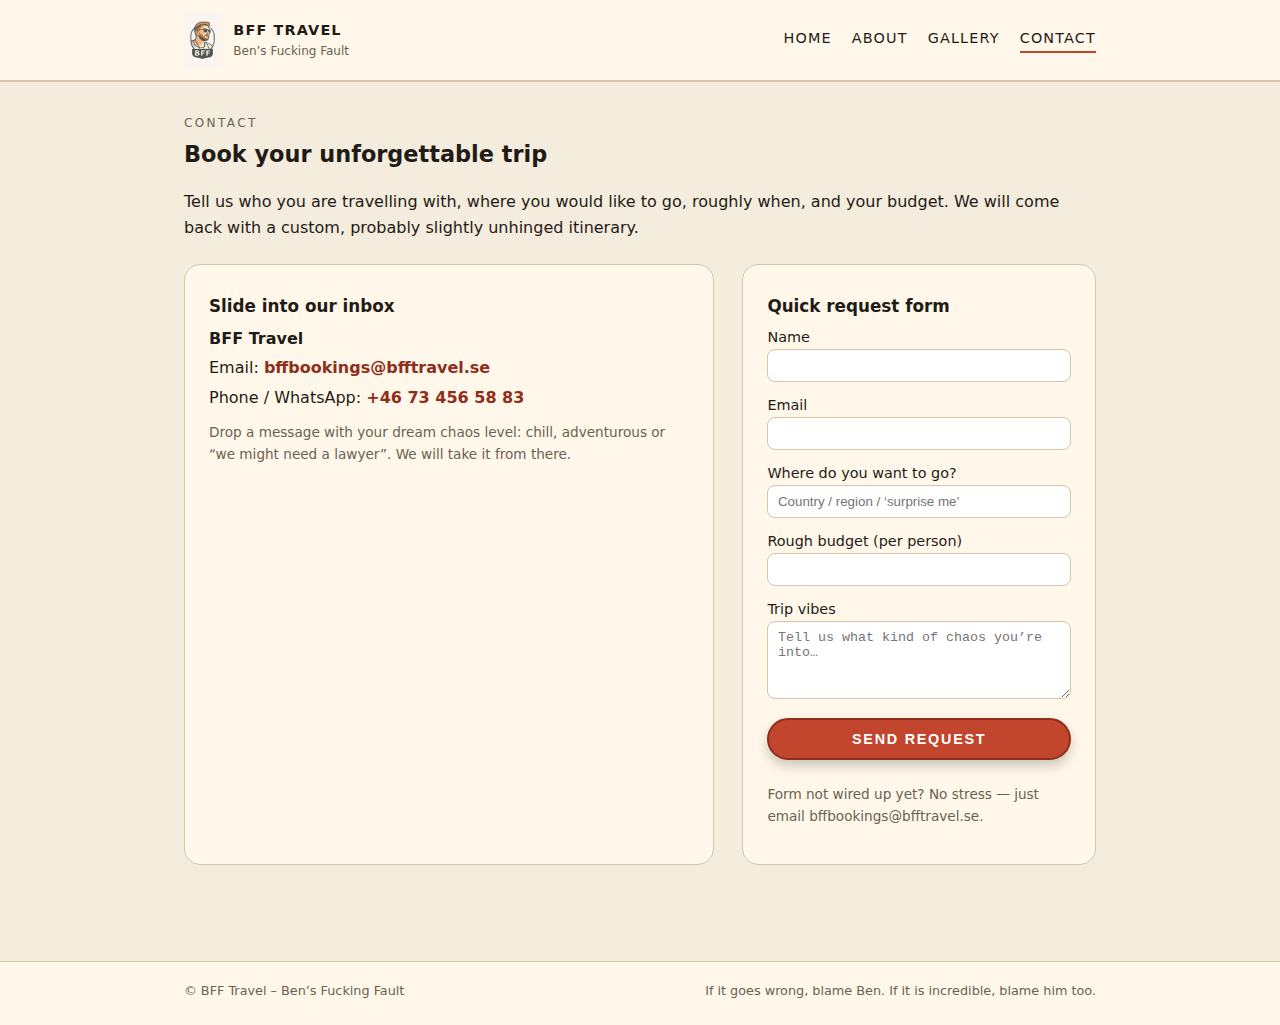
<file: contact us.html>
<!doctype html>
<html lang="en">
  <head>
    <meta charset="utf-8" />
    <title>Contact BFF Travel</title>
    <meta
      name="description"
      content="Ready for a trip that might go off the rails in the best way? Contact BFF Travel and let Ben & Daniel design your next adventure."
    />
    <meta name="viewport" content="width=device-width, initial-scale=1" />
    <link rel="stylesheet" href="/style.css" />
  </head>
  <body>
    <header class="site-header">
      <div class="nav-inner">
        <a href="/" class="logo-group">
          <img src="/logo-bff.png" alt="BFF Travel logo" />
          <span class="brand-text">
            <span class="brand-title">BFF TRAVEL</span>
            <span class="brand-tagline">Ben’s Fucking Fault</span>
          </span>
        </a>
        <nav class="nav-links">
          <a href="/">Home</a>
          <a href="/about.html">About</a>
          <a href="/gallery.html">Gallery</a>
          <a href="/contact.html" class="active">Contact</a>
        </nav>
      </div>
    </header>

    <main>
      <section>
        <div class="section-label">Contact</div>
        <h1 class="section-title">Book your unforgettable trip</h1>
        <p>
          Tell us who you are travelling with, where you would like to go, roughly when, and your
          budget. We will come back with a custom, probably slightly unhinged itinerary.
        </p>
      </section>

      <section class="contact-grid">
        <article class="contact-card">
          <h2 class="card-title">Slide into our inbox</h2>
          <div class="contact-details">
            <p><strong>BFF Travel</strong></p>
            <p>
              Email:
              <a href="mailto:bffbookings@bfftravel.se">bffbookings@bfftravel.se</a>
            </p>
            <p>Phone / WhatsApp: <a href="tel:+46734565883">+46 73 456 58 83</a></p>
          </div>
          <p class="contact-note">
            Drop a message with your dream chaos level: chill, adventurous or “we might need a
            lawyer”. We will take it from there.
          </p>
        </article>

        <article class="contact-card">
          <h2 class="card-title">Quick request form</h2>
          <form
            action="#"
            method="post"
            style="display: grid; gap: 0.75rem; font-size: 0.9rem;"
          >
            <label>
              Name
              <input
                type="text"
                name="name"
                style="
                  width: 100%;
                  padding: 0.5rem 0.6rem;
                  border-radius: 0.5rem;
                  border: 1px solid var(--border);
                  background: #fff;
                "
              />
            </label>
            <label>
              Email
              <input
                type="email"
                name="email"
                style="
                  width: 100%;
                  padding: 0.5rem 0.6rem;
                  border-radius: 0.5rem;
                  border: 1px solid var(--border);
                  background: #fff;
                "
              />
            </label>
            <label>
              Where do you want to go?
              <input
                type="text"
                name="destination"
                placeholder="Country / region / ‘surprise me’"
                style="
                  width: 100%;
                  padding: 0.5rem 0.6rem;
                  border-radius: 0.5rem;
                  border: 1px solid var(--border);
                  background: #fff;
                "
              />
            </label>
            <label>
              Rough budget (per person)
              <input
                type="text"
                name="budget"
                style="
                  width: 100%;
                  padding: 0.5rem 0.6rem;
                  border-radius: 0.5rem;
                  border: 1px solid var(--border);
                  background: #fff;
                "
              />
            </label>
            <label>
              Trip vibes
              <textarea
                name="vibes"
                rows="4"
                placeholder="Tell us what kind of chaos you’re into…"
                style="
                  width: 100%;
                  padding: 0.5rem 0.6rem;
                  border-radius: 0.5rem;
                  border: 1px solid var(--border);
                  background: #fff;
                  resize: vertical;
                "
              ></textarea>
            </label>
            <button type="submit" class="btn btn-primary">Send request</button>
            <p class="contact-note">
              Form not wired up yet? No stress — just email
              <a href="mailto:bffbookings@bfftravel.se">bffbookings@bfftravel.se</a>.
            </p>
          </form>
        </article>
      </section>
    </main>

    <footer class="site-footer">
      <div class="footer-inner">
        <span>© BFF Travel – Ben’s Fucking Fault</span>
        <span>If it goes wrong, blame Ben. If it is incredible, blame him too.</span>
      </div>
    </footer>
  </body>
</html>
</file>
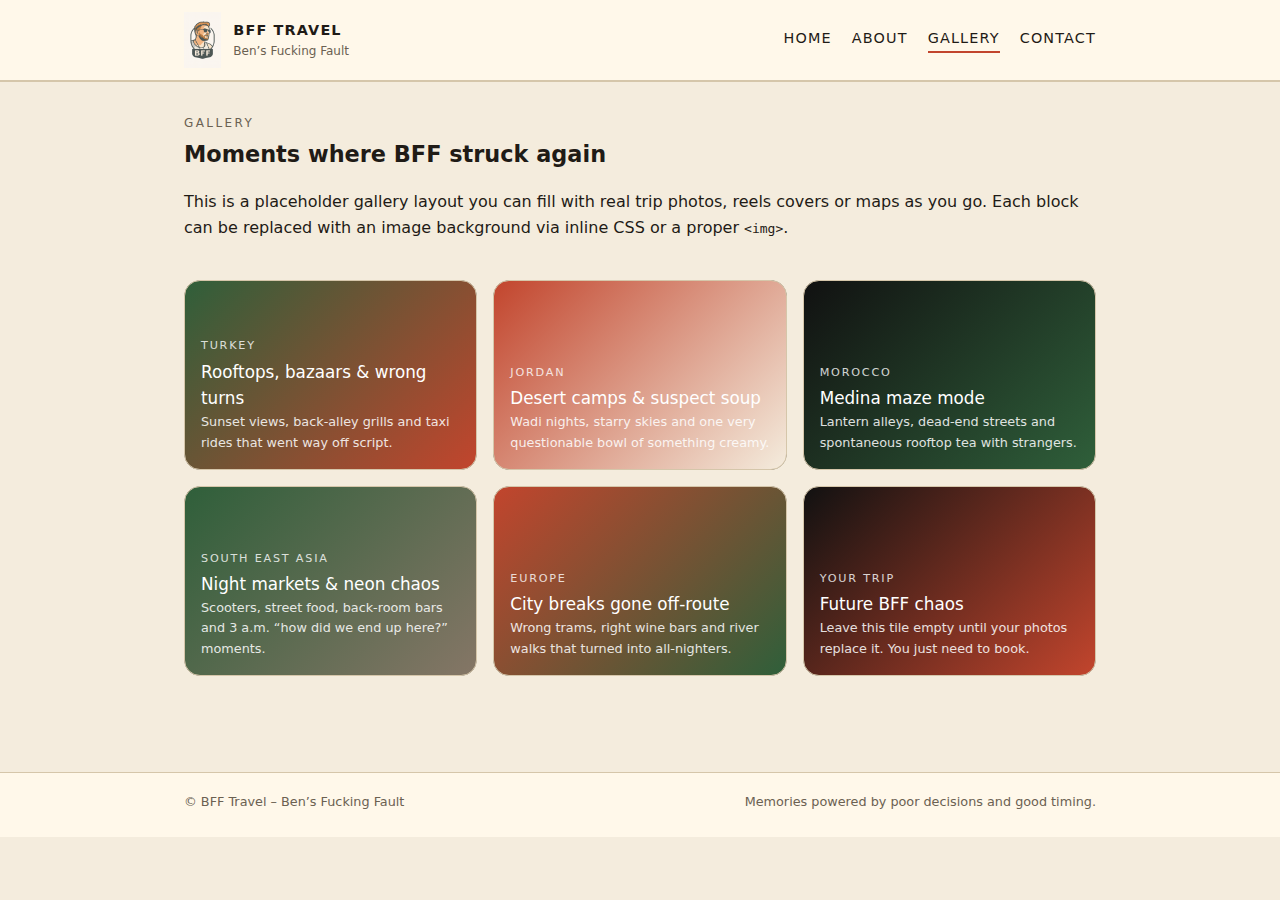
<file: gallery.html>
<!doctype html>
<html lang="en">
  <head>
    <meta charset="utf-8" />
    <title>BFF Travel Gallery</title>
    <meta
      name="description"
      content="A snapshot of the destinations, chaos and questionable decisions that define BFF Travel itineraries."
    />
    <meta name="viewport" content="width=device-width, initial-scale=1" />
    <link rel="stylesheet" href="/style.css" />
  </head>
  <body>
    <header class="site-header">
      <div class="nav-inner">
        <a href="/" class="logo-group">
          <img src="/logo-bff.png" alt="BFF Travel logo" />
          <span class="brand-text">
            <span class="brand-title">BFF TRAVEL</span>
            <span class="brand-tagline">Ben’s Fucking Fault</span>
          </span>
        </a>
        <nav class="nav-links">
          <a href="/">Home</a>
          <a href="/about.html">About</a>
          <a href="/gallery.html" class="active">Gallery</a>
          <a href="/contact.html">Contact</a>
        </nav>
      </div>
    </header>

    <main>
      <section>
        <div class="section-label">Gallery</div>
        <h1 class="section-title">Moments where BFF struck again</h1>
        <p>
          This is a placeholder gallery layout you can fill with real trip photos, reels covers or
          maps as you go. Each block can be replaced with an image background via inline CSS or a
          proper <code>&lt;img&gt;</code>.
        </p>
      </section>

      <section class="mt-lg">
        <div class="gallery-grid">
          <article class="gallery-item" style="background-image: linear-gradient(135deg,#2f5f3a,#c2452d); background-size: cover;">
            <div>
              <div class="gallery-label">Turkey</div>
              <div class="gallery-title">Rooftops, bazaars &amp; wrong turns</div>
              <div class="gallery-meta">Sunset views, back-alley grills and taxi rides that went way off script.</div>
            </div>
          </article>

          <article class="gallery-item" style="background-image: linear-gradient(135deg,#c2452d,#f4ecdd); background-size: cover;">
            <div>
              <div class="gallery-label">Jordan</div>
              <div class="gallery-title">Desert camps &amp; suspect soup</div>
              <div class="gallery-meta">Wadi nights, starry skies and one very questionable bowl of something creamy.</div>
            </div>
          </article>

          <article class="gallery-item" style="background-image: linear-gradient(135deg,#111,#2f5f3a); background-size: cover;">
            <div>
              <div class="gallery-label">Morocco</div>
              <div class="gallery-title">Medina maze mode</div>
              <div class="gallery-meta">Lantern alleys, dead-end streets and spontaneous rooftop tea with strangers.</div>
            </div>
          </article>

          <article class="gallery-item" style="background-image: linear-gradient(135deg,#2f5f3a,#857666); background-size: cover;">
            <div>
              <div class="gallery-label">South East Asia</div>
              <div class="gallery-title">Night markets &amp; neon chaos</div>
              <div class="gallery-meta">Scooters, street food, back-room bars and 3 a.m. “how did we end up here?” moments.</div>
            </div>
          </article>

          <article class="gallery-item" style="background-image: linear-gradient(135deg,#c2452d,#2f5f3a); background-size: cover;">
            <div>
              <div class="gallery-label">Europe</div>
              <div class="gallery-title">City breaks gone off-route</div>
              <div class="gallery-meta">Wrong trams, right wine bars and river walks that turned into all-nighters.</div>
            </div>
          </article>

          <article class="gallery-item" style="background-image: linear-gradient(135deg,#111,#c2452d); background-size: cover;">
            <div>
              <div class="gallery-label">Your trip</div>
              <div class="gallery-title">Future BFF chaos</div>
              <div class="gallery-meta">Leave this tile empty until your photos replace it. You just need to book.</div>
            </div>
          </article>
        </div>
      </section>
    </main>

    <footer class="site-footer">
      <div class="footer-inner">
        <span>© BFF Travel – Ben’s Fucking Fault</span>
        <span>Memories powered by poor decisions and good timing.</span>
      </div>
    </footer>
  </body>
</html>
</file>
<file: style.css>
:root {
  --bg: #f4ecdd;
  --bg-alt: #e6ddc7;
  --primary: #c2452d;
  --primary-dark: #8f2e1a;
  --accent: #2f5f3a;
  --text: #1f1b16;
  --muted: #6b6152;
  --card: #fff8ea;
  --border: #d5c6aa;
}

/* Reset-ish */
*,
*::before,
*::after {
  box-sizing: border-box;
}

body {
  margin: 0;
  font-family: system-ui, -apple-system, BlinkMacSystemFont, "Segoe UI", sans-serif;
  background: var(--bg);
  color: var(--text);
  line-height: 1.6;
}

img {
  max-width: 100%;
  display: block;
}

a {
  color: inherit;
  text-decoration: none;
}

main {
  padding: 2rem 1.5rem 3rem;
  max-width: 960px;
  margin: 0 auto;
}

/* Layout */
.site-header {
  background: var(--card);
  border-bottom: 2px solid var(--border);
}

.nav-inner {
  max-width: 960px;
  margin: 0 auto;
  padding: 0.75rem 1.5rem;
  display: flex;
  align-items: center;
  justify-content: space-between;
  gap: 1rem;
}

.logo-group {
  display: flex;
  align-items: center;
  gap: 0.75rem;
}

.logo-group img {
  height: 56px;
  width: auto;
}

.brand-text {
  display: flex;
  flex-direction: column;
}

.brand-title {
  font-weight: 800;
  letter-spacing: 0.08em;
  font-size: 0.9rem;
}

.brand-tagline {
  font-size: 0.75rem;
  color: var(--muted);
}

.nav-links {
  display: flex;
  gap: 1.25rem;
  font-size: 0.9rem;
  text-transform: uppercase;
  letter-spacing: 0.08em;
}

.nav-links a {
  position: relative;
  padding-bottom: 0.15rem;
}

.nav-links a::after {
  content: "";
  position: absolute;
  left: 0;
  bottom: 0;
  width: 0;
  height: 2px;
  background: var(--primary);
  transition: width 0.2s ease-out;
}

.nav-links a:hover::after,
.nav-links a.active::after {
  width: 100%;
}

/* Hero */
.hero {
  display: grid;
  grid-template-columns: minmax(0, 3fr) minmax(0, 2fr);
  gap: 2rem;
  align-items: center;
  margin-top: 2.5rem;
}

.hero-badge {
  display: inline-flex;
  align-items: center;
  gap: 0.5rem;
  background: var(--bg-alt);
  border-radius: 999px;
  padding: 0.25rem 0.8rem;
  font-size: 0.8rem;
  text-transform: uppercase;
  letter-spacing: 0.12em;
  color: var(--muted);
}

.hero-title {
  font-size: clamp(2.1rem, 4vw, 2.8rem);
  margin: 1rem 0 0.75rem;
  line-height: 1.1;
}

.hero-highlight {
  color: var(--primary-dark);
}

.hero-lede {
  font-size: 1rem;
  color: var(--muted);
}

.hero-quote {
  margin-top: 1.25rem;
  padding-left: 1rem;
  border-left: 3px solid var(--accent);
  font-size: 0.95rem;
  color: var(--text);
}

.hero-actions {
  margin-top: 1.75rem;
  display: flex;
  flex-wrap: wrap;
  gap: 0.75rem;
  align-items: center;
}

.btn {
  display: inline-flex;
  align-items: center;
  justify-content: center;
  padding: 0.7rem 1.4rem;
  border-radius: 999px;
  border: 2px solid transparent;
  font-size: 0.9rem;
  text-transform: uppercase;
  letter-spacing: 0.12em;
  font-weight: 600;
  cursor: pointer;
  transition: background 0.2s ease-out, color 0.2s ease-out, border-color 0.2s ease-out,
    transform 0.1s ease-out, box-shadow 0.1s ease-out;
}

.btn-primary {
  background: var(--primary);
  color: #fff;
  border-color: var(--primary-dark);
  box-shadow: 0 6px 12px rgba(0, 0, 0, 0.2);
}

.btn-primary:hover {
  background: var(--primary-dark);
  transform: translateY(-1px);
  box-shadow: 0 8px 16px rgba(0, 0, 0, 0.22);
}

.btn-ghost {
  background: transparent;
  color: var(--accent);
  border-color: var(--accent);
}

.btn-ghost:hover {
  background: var(--accent);
  color: #fdf7eb;
}

.hero-meta {
  font-size: 0.8rem;
  color: var(--muted);
}

/* Strips & cards */
.section-label {
  text-transform: uppercase;
  letter-spacing: 0.2em;
  font-size: 0.75rem;
  color: var(--muted);
}

.section-title {
  margin: 0.25rem 0 0.75rem;
  font-size: 1.4rem;
}

.cards {
  display: grid;
  gap: 1.5rem;
  margin-top: 1.5rem;
}

.card {
  background: linear-gradient(135deg, var(--card), #fdf3e0);
  border-radius: 1rem;
  padding: 1.25rem 1.4rem;
  border: 1px solid var(--border);
  box-shadow: 0 4px 12px rgba(0, 0, 0, 0.06);
}

.card-tag {
  font-size: 0.7rem;
  text-transform: uppercase;
  letter-spacing: 0.16em;
  color: var(--accent);
}

.card-title {
  margin: 0.35rem 0;
  font-size: 1.05rem;
}

.card-body {
  font-size: 0.9rem;
  color: var(--muted);
}

.pill-list {
  margin-top: 0.75rem;
  display: flex;
  flex-wrap: wrap;
  gap: 0.4rem;
}

.pill {
  font-size: 0.75rem;
  padding: 0.2rem 0.7rem;
  border-radius: 999px;
  border: 1px solid var(--border);
  background: rgba(19, 58, 44, 0.06);
}

/* Gallery grid */
.gallery-grid {
  display: grid;
  gap: 1rem;
  grid-template-columns: repeat(auto-fit, minmax(220px, 1fr));
  margin-top: 1.5rem;
}

.gallery-item {
  position: relative;
  overflow: hidden;
  border-radius: 1rem;
  border: 1px solid var(--border);
  background: #111;
  min-height: 190px;
  display: flex;
  align-items: flex-end;
  padding: 1rem;
  color: #fff;
}

.gallery-label {
  font-size: 0.7rem;
  letter-spacing: 0.16em;
  text-transform: uppercase;
  opacity: 0.8;
}

.gallery-title {
  font-size: 1.05rem;
  margin-top: 0.2rem;
}

.gallery-meta {
  font-size: 0.8rem;
  opacity: 0.85;
}

/* Contact */
.contact-grid {
  display: grid;
  gap: 1.75rem;
  grid-template-columns: minmax(0, 3fr) minmax(0, 2fr);
  margin-top: 1.5rem;
}

.contact-card {
  background: var(--card);
  border-radius: 1rem;
  padding: 1.4rem 1.5rem;
  border: 1px solid var(--border);
}

.contact-details p {
  margin: 0.25rem 0;
}

.contact-details a {
  color: var(--primary-dark);
  font-weight: 600;
}

.contact-note {
  font-size: 0.85rem;
  color: var(--muted);
  margin-top: 0.75rem;
}

/* Footer */
.site-footer {
  border-top: 1px solid var(--border);
  background: var(--card);
  margin-top: 3rem;
}

.footer-inner {
  max-width: 960px;
  margin: 0 auto;
  padding: 1.2rem 1.5rem 1.5rem;
  display: flex;
  flex-wrap: wrap;
  justify-content: space-between;
  gap: 0.6rem;
  font-size: 0.8rem;
  color: var(--muted);
}

/* Utility */
.mt-lg {
  margin-top: 2.5rem;
}

/* Responsive */
@media (max-width: 768px) {
  .hero,
  .contact-grid {
    grid-template-columns: 1fr;
  }

  .nav-inner {
    flex-direction: column;
    align-items: flex-start;
  }

  main {
    padding-inline: 1.1rem;
  }
}
</file>
